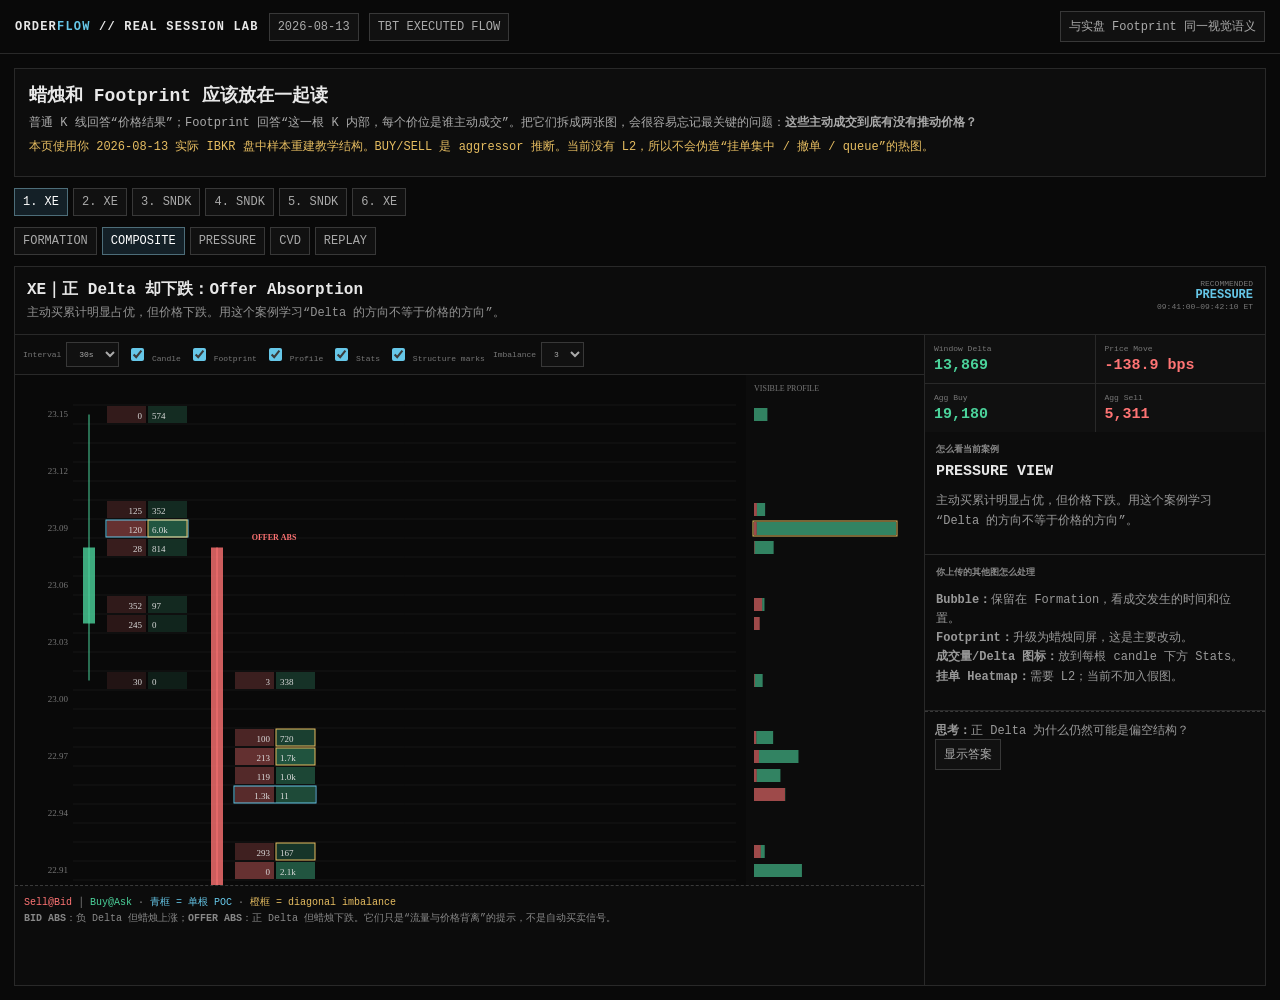
<file: teaching/orderflow_multiview_tutorial.html>
<!doctype html><html lang="zh-Hant"><head><meta charset="utf-8"><meta name="viewport" content="width=device-width,initial-scale=1"><title>OrderFlow // Real Session Composite Teaching</title><style>:root{--bg:#090909;--p:#0f0f0f;--line:#292929;--text:#e8e8e8;--muted:#858585;--buy:#4bd39b;--sell:#ff7474;--amber:#e6bd61;--cyan:#66c7e8}*{box-sizing:border-box}body{margin:0;background:var(--bg);color:var(--text);font:12px ui-monospace,SFMono-Regular,Menlo,Consolas,monospace}header{position:sticky;top:0;z-index:10;height:54px;display:flex;align-items:center;gap:10px;padding:0 15px;background:#0a0a0af4;border-bottom:1px solid var(--line)}.brand{font-weight:900;letter-spacing:.1em}.brand b{color:var(--cyan)}.pill,.btn,select{border:1px solid #383838;background:#111;color:#aaa;padding:6px 8px;font:inherit}.btn{cursor:pointer}.btn.on{color:#fff;background:#142027;border-color:#4d6d79}.grow{flex:1}main{max-width:1500px;margin:auto;padding:14px}.intro{border:1px solid var(--line);background:#0d0d0d;padding:14px}.intro h1{font-size:18px;margin:0 0 7px}.intro p{color:#aaa;line-height:1.6;margin:5px 0}.warn{color:var(--amber)!important}.controls{display:flex;flex-wrap:wrap;gap:5px;margin:11px 0}.work{border:1px solid var(--line);background:#0c0c0c}.head{display:flex;gap:12px;align-items:flex-start;padding:12px;border-bottom:1px solid var(--line)}.head h2{margin:0;font-size:16px}.head p{margin:4px 0 0;color:#929292;line-height:1.5}.rec{margin-left:auto;text-align:right}.rec span{display:block;color:#777;font-size:8px}.rec b{color:var(--cyan)}.grid{display:grid;grid-template-columns:minmax(700px,1fr) 340px;min-height:650px}.main{border-right:1px solid var(--line);min-width:0}.side{min-width:0}.view{display:none;height:100%}.view.on{display:block}.chart{height:510px;position:relative;overflow:auto}.chart canvas{display:block;background:#090909}.label{position:absolute;top:8px;left:8px;z-index:2;border:1px solid var(--line);background:#090909e8;padding:5px 7px;color:#999;font-size:9px}.note{padding:11px;border-top:1px solid var(--line);color:#999;line-height:1.6}.note b{color:#ddd}.metrics{display:grid;grid-template-columns:1fr 1fr;gap:1px;background:var(--line)}.metric{background:#101010;padding:9px}.metric span{display:block;color:#777;font-size:8px}.metric b{display:block;font-size:15px;margin-top:4px}.up{color:var(--buy)!important}.dn{color:var(--sell)!important}.amber{color:var(--amber)!important}.cyan{color:var(--cyan)!important}.card{padding:11px;border-bottom:1px solid var(--line)}.card h3{font-size:9px;color:#888;margin:0 0 7px}.card p{color:#999;line-height:1.6}.state{font-size:15px;font-weight:900}.fpctl{display:flex;gap:8px;align-items:center;padding:7px 8px;border-bottom:1px solid var(--line);overflow:auto;white-space:nowrap}.fpctl label{font-size:8px;color:#777}.fpctl input{accent-color:var(--cyan)}.pressure{padding:18px}.prow{display:grid;grid-template-columns:130px 1fr 78px;gap:9px;align-items:center;margin:18px 0}.prow span{color:#888}.bar{height:17px;background:#1b1b1b}.bar i{display:block;height:100%}.buybar{background:var(--buy)}.sellbar{background:var(--sell)}.replay{padding:10px}.replay input{width:100%;accent-color:var(--cyan)}.tape{max-height:390px;overflow:auto;margin-top:8px}.tick{display:grid;grid-template-columns:75px 75px 1fr;gap:6px;padding:6px;border-bottom:1px solid #1b1b1b}.legend{padding:9px;border-top:1px dashed #3a3a3a;color:#888;line-height:1.6;font-size:10px}.quiz{padding:10px;border-top:1px dashed #3a3a3a;color:#999}.ans{display:none;margin-top:7px;line-height:1.6}.ans.on{display:block}@media(max-width:1050px){.grid{grid-template-columns:1fr}.main{border-right:0;border-bottom:1px solid var(--line)}}</style></head><body><header><div class="brand">ORDER<b>FLOW</b> // REAL SESSION LAB</div><div class="pill">2026-08-13</div><div class="pill">TBT EXECUTED FLOW</div><div class="grow"></div><div class="pill">与实盘 Footprint 同一视觉语义</div></header><main><section class="intro"><h1>蜡烛和 Footprint 应该放在一起读</h1><p>普通 K 线回答“价格结果”；Footprint 回答“这一根 K 内部，每个价位是谁主动成交”。把它们拆成两张图，会很容易忘记最关键的问题：<b>这些主动成交到底有没有推动价格？</b></p><p class="warn">本页使用你 2026-08-13 实际 IBKR 盘中样本重建教学结构。BUY/SELL 是 aggressor 推断。当前没有 L2，所以不会伪造“挂单集中 / 撤单 / queue”的热图。</p></section><div id="scenes" class="controls"></div><div id="views" class="controls"></div><section class="work"><div class="head"><div><h2 id="title"></h2><p id="lesson"></p></div><div class="rec"><span>RECOMMENDED</span><b id="rec"></b><span id="window"></span></div></div><div class="grid"><div class="main"><div id="formation" class="view"><div class="chart"><canvas id="formCanvas"></canvas><div class="label">FORMATION · bubble = bar dominant executed flow</div></div><div class="note"><b>Bubble 为什么还保留：</b>它擅长说明“什么时候发生了大成交”和顺序；不负责替代 Footprint。</div></div><div id="composite" class="view on"><div class="fpctl"><label>Interval <select id="interval"><option value="1">30s</option><option value="2">1m</option></select></label><label><input id="showC" type="checkbox" checked> Candle</label><label><input id="showF" type="checkbox" checked> Footprint</label><label><input id="showP" type="checkbox" checked> Profile</label><label><input id="showS" type="checkbox" checked> Stats</label><label><input id="showM" type="checkbox" checked> Structure marks</label><label>Imbalance <select id="imb"><option>2</option><option selected>3</option><option>4</option></select></label></div><div class="chart"><canvas id="fpCanvas"></canvas></div><div class="legend"><span class="dn">Sell@Bid</span> │ <span class="up">Buy@Ask</span> · <span class="cyan">青框 = 单根 POC</span> · <span class="amber">橙框 = diagonal imbalance</span><br><b>BID ABS</b>：负 Delta 但蜡烛上涨；<b>OFFER ABS</b>：正 Delta 但蜡烛下跌。它们只是“流量与价格背离”的提示，不是自动买卖信号。</div></div><div id="pressure" class="view"><div id="pressureBody" class="pressure"></div><div class="note"><b>Pressure：</b>当你问“这里有没有承接 / 卖压”时，比 Bubble 更直接。比较主动成交压力和实际价格响应。</div></div><div id="cvd" class="view"><div class="chart"><canvas id="cvdCanvas"></canvas><div class="label">PRICE vs CUMULATIVE DELTA</div></div><div class="note"><b>CVD：</b>用来确认或发现背离。正 CVD 不等于上涨，负 CVD 不等于下跌。</div></div><div id="replay" class="view"><div class="replay"><input id="slider" type="range" min="0" value="0"><div id="tape" class="tape"></div></div><div class="note"><b>Replay：</b>用于 Sweep、吸收后反转、假突破，因为静态 Footprint 会丢掉先后顺序。</div></div></div><aside class="side"><div class="metrics"><div class="metric"><span>Window Delta</span><b id="delta"></b></div><div class="metric"><span>Price Move</span><b id="move"></b></div><div class="metric"><span>Agg Buy</span><b id="buy" class="up"></b></div><div class="metric"><span>Agg Sell</span><b id="sell" class="dn"></b></div></div><div class="card"><h3>怎么看当前案例</h3><div id="state" class="state"></div><p id="why"></p></div><div class="card"><h3>你上传的其他图怎么处理</h3><p><b>Bubble：</b>保留在 Formation，看成交发生的时间和位置。<br><b>Footprint：</b>升级为蜡烛同屏，这是主要改动。<br><b>成交量/Delta 图标：</b>放到每根 candle 下方 Stats。<br><b>挂单 Heatmap：</b>需要 L2；当前不加入假图。</p></div><div class="quiz"><b>思考：</b><span id="question"></span><br><button id="answerBtn" class="btn">显示答案</button><div id="answer" class="ans"></div></div></aside></div></section></main><script>
const DATA=[
{id:'xe_abs',sym:'XE',title:'XE｜正 Delta 却下跌：Offer Absorption',start:'09:41:00',end:'09:42:10',rec:'PRESSURE',lesson:'主动买累计明显占优，但价格下跌。用这个案例学习“Delta 的方向不等于价格的方向”。',buy:19180,sell:5311,delta:13869,move:-138.9,bucket:.01,bars:[{t:'09:41:00',o:23.04,h:23.15,l:23.01,c:23.08,d:7049,minD:-8,maxD:7196,vol:10644,cumD:7049,poc:23.09,levels:[[23.15,0,574],[23.10,125,352],[23.09,120,5966],[23.08,28,814],[23.05,352,97],[23.04,245,0],[23.01,30,0]]},{t:'09:41:30',o:23.08,h:23.08,l:22.66,c:22.66,d:4761,minD:-26,maxD:5397,vol:13428,cumD:11810,poc:22.95,levels:[[23.01,3,338],[22.98,100,720],[22.97,213,1693],[22.96,119,1013],[22.95,1328,11],[22.92,293,167],[22.91,0,2054],[22.86,427,140],[22.66,600,0]]},{t:'09:42:00',o:22.73,h:22.75,l:22.66,c:22.72,d:2059,minD:1,maxD:2508,vol:3167,cumD:13869,poc:22.73,levels:[[22.75,0,1],[22.73,0,2612],[22.72,282,0],[22.70,100,0],[22.66,170,0]]}]},
{id:'xe_down',sym:'XE',title:'XE｜卖压有效：真跌破',start:'10:07:30',end:'10:08:00',rec:'COMPOSITE',lesson:'Sell@Bid 很大，而且价格真的向下推进；这是“压力有效”，不是承接。',buy:6294,sell:40619,delta:-34325,move:-102.5,bucket:.01,bars:[{t:'10:07:30',o:22.43,h:22.48,l:22.20,c:22.20,d:-34325,minD:-34325,maxD:123,vol:46913,cumD:-34325,poc:22.20,levels:[[22.40,1616,200],[22.39,1341,189],[22.35,2276,1143],[22.30,0,1372],[22.26,0,1332],[22.24,2167,155],[22.23,3100,21],[22.22,941,0],[22.21,1843,0],[22.20,26008,0]]}]},
{id:'sndk_up',sym:'SNDK',title:'SNDK｜真突破：价格与主动买同步',start:'11:15:10',end:'11:16:30',rec:'COMPOSITE',lesson:'价格与正 Delta/CVD 同向。Composite Footprint 用来确认哪些价位出现连续买方不平衡。',buy:214408,sell:139029,delta:75379,move:180.3,bucket:1,bars:[{t:'11:15:00',o:1488.44,h:1498.88,l:1480.98,c:1498.06,d:13757,minD:-6911,maxD:13929,vol:69603,cumD:13757,poc:1497,levels:[[1499,0,1272],[1498,409,5559],[1497,3361,4873],[1496,1575,2780],[1495,875,5416],[1494,598,6366],[1492,1838,3202],[1490,7542,106],[1489,2759,3160],[1488,3135,3492]]},{t:'11:15:30',o:1497.55,h:1499.24,l:1470.73,c:1499.04,d:6739,minD:-10355,maxD:6753,vol:92223,cumD:20496,poc:1496,levels:[[1499,11,5284],[1498,7240,11787],[1497,9840,10799],[1496,9757,13725],[1495,9722,6281],[1494,4650,1334],[1493,775,0],[1490,254,0],[1489,160,0]]},{t:'11:16:00',o:1499.04,h:1516,l:1489.4,c:1515.28,d:54883,minD:-5298,maxD:54883,vol:195188,cumD:75379,poc:1500,levels:[[1514,1,8920],[1511,526,7577],[1510,3662,665],[1507,1695,4912],[1506,11621,10511],[1504,1814,7242],[1502,878,4755],[1501,7503,11398],[1500,15386,42023],[1499,7858,9571],[1498,7269,2172]]}]},
{id:'sndk_sweep',sym:'SNDK',title:'SNDK｜卖盘高潮后收回：Sweep / Reclaim',start:'09:55:10',end:'09:56:50',rec:'REPLAY',lesson:'总 Delta 仍偏负，但价格最后收回。重点是“先卖盘高潮、再失去下行效率、再收回”的顺序。',buy:49060,sell:61003,delta:-11943,move:38.3,bucket:.5,bars:[{t:'09:55:00',o:1394.47,h:1398.35,l:1388,c:1388.24,d:-17677,minD:-18615,maxD:40,vol:31117,cumD:-17677,poc:1390,levels:[[1395.5,1990,412],[1394.5,1387,26],[1394,429,924],[1393,1214,80],[1392,998,99],[1391,599,1053],[1390.5,1803,231],[1390,7174,693],[1389.5,1685,104],[1389,3270,1013],[1388,989,0]]},{t:'09:55:30',o:1388.03,h:1398.01,l:1388,c:1392.05,d:917,minD:-1641,maxD:3624,vol:28010,cumD:-16760,poc:1389,levels:[[1393.5,0,465],[1393,342,900],[1392,674,1146],[1391,1960,586],[1390.5,1890,1937],[1390,869,3047],[1389.5,848,1002],[1389,1672,3300],[1388.5,2638,481],[1388,1691,0]]},{t:'09:56:00',o:1391.48,h:1397.02,l:1390.18,c:1393.62,d:7146,minD:-1322,maxD:7179,vol:28175,cumD:-9614,poc:1393,levels:[[1394.5,0,3630],[1394,574,2627],[1393.5,831,3426],[1393,1777,5464],[1392.5,1508,618],[1392,2713,973],[1391.5,834,388],[1391,1287,70],[1390.5,326,0],[1390,225,0]]},{t:'09:56:30',o:1393.71,h:1402,l:1392.2,c:1399.81,d:-2329,minD:-4591,maxD:3621,vol:24537,cumD:-11943,poc:1400,levels:[[1401.5,27,1341],[1401,617,449],[1400,6457,260],[1399,894,0],[1398,0,1202],[1397,31,1342],[1396,585,1271],[1395.5,1243,652],[1395,991,1514],[1394,1035,687]]}]},
{id:'sndk_trap',sym:'SNDK',title:'SNDK｜高位正 Delta 但价格回落：Buyer Trap',start:'11:29:10',end:'11:30:20',rec:'CVD',lesson:'主动买累计占优，但价格从高位回落。看到大绿单也要问：它有没有真正推动价格？',buy:159949,sell:103416,delta:56533,move:-79,bucket:1,bars:[{t:'11:29:00',o:1575.25,h:1580,l:1559.09,c:1579.2,d:10447,minD:10,maxD:16565,vol:74032,cumD:10447,poc:1579,levels:[[1580,216,7608],[1579,4100,9369],[1578,9695,2593],[1577,6622,4403],[1576,1858,4589],[1575,1192,5757],[1573,3040,1356],[1572,1209,4733],[1571,2489,457],[1570,1095,0]]},{t:'11:29:30',o:1579.69,h:1581.11,l:1546.95,c:1579.19,d:16929,minD:-900,maxD:19969,vol:92784,cumD:27376,poc:1580,levels:[[1581,0,4312],[1580,8871,24517],[1579,14001,12521],[1578,4931,11293],[1577,8835,1949],[1576,887,0],[1575,40,0],[1557,16,0],[1547,1,0]]},{t:'11:30:00',o:1578.9,h:1579.43,l:1549.77,c:1562.81,d:29157,minD:-262,maxD:34283,vol:97778,cumD:56533,poc:1576,levels:[[1578,0,4469],[1577,0,6265],[1576,7070,7981],[1575,2933,1559],[1570,0,4142],[1568,0,3872],[1567,1739,3109],[1566,5557,6167],[1565,3254,3448],[1563,4572,6438],[1562,2647,3302],[1561,5033,0]]}]},
{id:'xe_turn',sym:'XE',title:'XE｜承接后买方接管：状态转换',start:'09:32:05',end:'09:33:05',rec:'REPLAY',lesson:'承接只表示卖方推不动。随后买方接管并让价格上移，才构成完整过程。',buy:50054,sell:24945,delta:25109,move:264.4,bucket:.05,bars:[{t:'09:32:00',o:22.69,h:22.98,l:22.2,c:22.44,d:18517,minD:-3332,maxD:18804,vol:31423,cumD:18517,poc:22.5,levels:[[23,0,139],[22.6,0,2203],[22.5,0,11141],[22.45,159,9799],[22.4,603,1014],[22.35,884,212],[22.3,1083,0],[22.25,1651,0],[22.2,1873,0]]},{t:'09:32:30',o:22.59,h:22.96,l:22.42,c:22.91,d:8817,minD:-416,maxD:8817,vol:17639,cumD:27334,poc:22.6,levels:[[22.95,0,37],[22.9,31,963],[22.85,109,1306],[22.8,351,3627],[22.7,15,2732],[22.65,443,362],[22.6,1114,1839],[22.55,653,15],[22.45,293,1212],[22.4,310,0]]},{t:'09:33:00',o:22.91,h:23.34,l:22.91,c:23.29,d:-2225,minD:-14034,maxD:276,vol:27891,cumD:25109,poc:23,levels:[[23.35,0,300],[23.3,67,405],[23.25,239,0],[23.15,110,1511],[23.1,0,9876],[23.05,955,300],[23,13408,221],[22.95,0,60],[22.9,9,4]]}]}
];
let si=0,view='composite',OPT={c:true,f:true,p:true,s:true,m:true,imb:3,factor:1};const $=id=>document.getElementById(id),fmt=n=>Math.round(+n).toLocaleString(),QA={xe_abs:['正 Delta 为什么仍然可能是偏空结构？','因为主动买没有换来上涨，价格反而下跌。订单流要看“压力→价格响应”，不能只看 Delta 正负。'],xe_down:['这里和“承接”最大的区别是什么？','卖盘不仅多，而且真的推动价格继续下行，所以压力有效。'],sndk_up:['真突破为什么适合看蜡烛 + Footprint？','因为同一根里能同时确认价格推进、买方不平衡、POC 和 Delta，而不是把价格和订单流拆开。'],sndk_sweep:['为什么 Sweep 最适合 Replay？','静态 Footprint 只保留汇总；Replay 才能看到先卖盘高潮、再失去下行效率、最后收回。'],sndk_trap:['看到大绿 Bubble 为什么不能直接追？','大绿 Bubble 只表示主动买很多。如果价格仍走低，说明这些买盘没有取得价格控制。'],xe_turn:['承接之后还要等什么？','等买方真正接管，并让价格出现上涨进展；承接只说明卖方推不动。']};
function cur(){return DATA[si]}function buttons(){$('scenes').innerHTML=DATA.map((s,i)=>`<button class="btn ${i===si?'on':''}" data-i="${i}">${i+1}. ${s.sym}</button>`).join('');document.querySelectorAll('#scenes .btn').forEach(b=>b.onclick=()=>{si=+b.dataset.i;view='composite';render()});let vs=['formation','composite','pressure','cvd','replay'];$('views').innerHTML=vs.map(v=>`<button class="btn ${v===view?'on':''}" data-v="${v}">${v.toUpperCase()}</button>`).join('');document.querySelectorAll('#views .btn').forEach(b=>b.onclick=()=>{view=b.dataset.v;renderView()})}function setup(c,w,h){let d=devicePixelRatio||1;c.width=w*d;c.height=h*d;c.style.width=w+'px';c.style.height=h+'px';let g=c.getContext('2d');g.setTransform(d,0,0,d,0,0);return g}function sc(vals,a,b,p=.08){let lo=Math.min(...vals),hi=Math.max(...vals),d=(hi-lo)||1;return v=>b-(v-(lo-d*p))/(d*(1+2*p))*(b-a)}function merged(){let s=cur(),bars=s.bars;if(OPT.factor===1)return bars;let out=[];for(let i=0;i<bars.length;i+=OPT.factor){let gg=bars.slice(i,i+OPT.factor),lev=new Map(),cum=gg.at(-1).cumD;for(let b of gg)for(let q of b.levels){let k=q[0].toFixed(4),z=lev.get(k)||[q[0],0,0];z[1]+=q[1];z[2]+=q[2];lev.set(k,z)}let ls=[...lev.values()],poc=[...ls].sort((a,b)=>(b[1]+b[2])-(a[1]+a[2]))[0]?.[0];out.push({t:gg[0].t,o:gg[0].o,h:Math.max(...gg.map(x=>x.h)),l:Math.min(...gg.map(x=>x.l)),c:gg.at(-1).c,d:gg.reduce((a,x)=>a+x.d,0),minD:Math.min(...gg.map(x=>x.minD)),maxD:Math.max(...gg.map(x=>x.maxD)),vol:gg.reduce((a,x)=>a+x.vol,0),cumD:cum,poc,levels:ls})}return out}function formation(){let s=cur(),a=merged(),c=$('formCanvas'),host=c.parentElement,w=Math.max(host.clientWidth,850),h=480,g=setup(c,w,h),x=i=>50+i*(w-100)/Math.max(1,a.length-1),y=sc(a.flatMap(z=>[z.h,z.l]),30,h-35);g.strokeStyle='#ddd';g.lineWidth=2;g.beginPath();a.forEach((z,i)=>i?g.lineTo(x(i),y(z.c)):g.moveTo(x(i),y(z.c)));g.stroke();let mx=Math.max(1,...a.map(z=>Math.abs(z.d)));a.forEach((z,i)=>{let r=4+Math.sqrt(Math.abs(z.d)/mx)*20,col=z.d>0?'75,211,155':'255,116,116';g.beginPath();g.arc(x(i),y(z.c),r,0,Math.PI*2);g.fillStyle=`rgba(${col},.3)`;g.fill();g.strokeStyle=`rgba(${col},.9)`;g.stroke();g.fillStyle='#777';g.font='9px ui-monospace';g.textAlign='center';g.fillText(z.t,x(i),h-10)})}function composite(){let s=cur(),bars=merged(),step=s.bucket,c=$('fpCanvas'),host=c.parentElement,bw=128,left=58,top=30,rowH=19,pw=180,lo=Math.min(...bars.map(b=>b.l)),hi=Math.max(...bars.map(b=>b.h)),levels=Math.max(1,Math.round((hi-lo)/step)+1),w=Math.max(host.clientWidth,left+bars.length*bw+pw+30),h=Math.max(480,top+levels*rowH+92+20),g=setup(c,w,h),Y=p=>top+(hi-Math.round(p/step)*step)/step*rowH+rowH/2;for(let i=0;i<=levels;i++){let yy=top+i*rowH;g.strokeStyle='#171717';g.beginPath();g.moveTo(left,yy);g.lineTo(w-pw-8,yy);g.stroke();if(i%Math.max(1,Math.ceil(levels/22))===0&&i<levels){g.fillStyle='#777';g.font='9px ui-monospace';g.textAlign='right';g.fillText((hi-i*step).toFixed(step<.1?2:1),left-5,yy+12)}}let prof=new Map();for(let bi=0;bi<bars.length;bi++){let b=bars[bi],x0=left+bi*bw+6,cx=x0+10,sl=x0+28,cw=39,br=sl+cw+2,vals=b.levels.map(q=>({p:q[0],s:q[1],b:q[2],v:q[1]+q[2]})),maxV=Math.max(1,...vals.map(v=>v.v)),map=new Map(vals.map(v=>[(Math.round(v.p/step)*step).toFixed(4),v]));vals.forEach(l=>{let k=l.p.toFixed(4),p=prof.get(k)||{p:l.p,b:0,s:0,v:0};p.b+=l.b;p.s+=l.s;p.v+=l.v;prof.set(k,p)});if(OPT.c){g.strokeStyle=b.c>=b.o?'#4bd39b':'#ff7474';g.beginPath();g.moveTo(cx,Y(b.h));g.lineTo(cx,Y(b.l));g.stroke();g.fillStyle=b.c>=b.o?'#4bd39b':'#ff7474';g.globalAlpha=.8;g.fillRect(cx-6,Math.min(Y(b.o),Y(b.c)),12,Math.max(2,Math.abs(Y(b.c)-Y(b.o))));g.globalAlpha=1}if(OPT.f)for(let l of vals){let yy=Y(l.p)-rowH/2+1,a=.08+.3*Math.sqrt(l.v/maxV),txt=n=>n>=1000?(n/1000).toFixed(1)+'k':Math.round(n);g.fillStyle=`rgba(255,116,116,${a})`;g.fillRect(sl,yy,cw,rowH-2);g.fillStyle=`rgba(75,211,155,${a})`;g.fillRect(br,yy,cw,rowH-2);g.fillStyle='#ddd';g.font='9px ui-monospace';g.textAlign='right';g.fillText(txt(l.s),sl+cw-4,yy+13);g.textAlign='left';g.fillText(txt(l.b),br+4,yy+13);if(Math.abs(l.p-b.poc)<step*.3){g.strokeStyle='#66c7e8';g.strokeRect(sl-1,yy,cw*2+4,rowH-2)}let below=map.get((Math.round((l.p-step)/step)*step).toFixed(4)),above=map.get((Math.round((l.p+step)/step)*step).toFixed(4));g.strokeStyle='#e6bd61';if(l.b>0&&below&&l.b>=OPT.imb*Math.max(1,below.s))g.strokeRect(br,yy,cw,rowH-2);if(l.s>0&&above&&l.s>=OPT.imb*Math.max(1,above.b))g.strokeRect(sl,yy,cw,rowH-2)}if(OPT.m&&Math.abs(b.d)>=b.vol*.15){g.font='bold 8px ui-monospace';g.textAlign='center';if(b.d<0&&b.c>b.o){g.fillStyle='#4bd39b';g.fillText('BID ABS',sl+cw,Y(b.l)+15)}if(b.d>0&&b.c<b.o){g.fillStyle='#ff7474';g.fillText('OFFER ABS',sl+cw,Y(b.h)-8)}}if(OPT.s){let sy=top+levels*rowH+12,arr=[['Δ',b.d],['minΔ',b.minD],['maxΔ',b.maxD],['Vol',b.vol],['cumΔ',b.cumD]];g.font='8px ui-monospace';g.textAlign='center';arr.forEach((q,j)=>{g.fillStyle=q[0]==='Δ'?(q[1]>=0?'#4bd39b':'#ff7474'):'#777';g.fillText(q[0]+' '+Math.round(q[1]),sl+cw,sy+j*14)});g.fillStyle='#777';g.fillText(b.t,sl+cw,sy+76)}}if(OPT.p){let px=w-pw+10,rows=[...prof.values()],mx=Math.max(1,...rows.map(r=>r.v)),poc=[...rows].sort((a,b)=>b.v-a.v)[0]?.p;g.fillStyle='#0c0c0c';g.fillRect(px-8,0,pw,h);g.fillStyle='#777';g.font='8px ui-monospace';g.textAlign='left';g.fillText('VISIBLE PROFILE',px,16);for(let r of rows){let yy=Y(r.p)-rowH/2+3,ww=(pw-38)*r.v/mx,sw=ww*r.s/Math.max(1,r.b+r.s);g.fillStyle='rgba(255,116,116,.6)';g.fillRect(px,yy,sw,rowH-6);g.fillStyle='rgba(75,211,155,.6)';g.fillRect(px+sw,yy,ww-sw,rowH-6);if(Math.abs(r.p-poc)<step*.3){g.strokeStyle='#e6bd61';g.strokeRect(px-1,yy-1,ww+2,rowH-4)}}}}function pressure(){let s=cur(),mx=Math.max(s.buy,s.sell,1);$('pressureBody').innerHTML=`<div class="prow"><span>AGGRESSIVE BUY</span><div class="bar"><i class="buybar" style="width:${s.buy/mx*100}%"></i></div><b>${fmt(s.buy)}</b></div><div class="prow"><span>AGGRESSIVE SELL</span><div class="bar"><i class="sellbar" style="width:${s.sell/mx*100}%"></i></div><b>${fmt(s.sell)}</b></div><div class="prow"><span>WINDOW DELTA</span><div class="bar"><i class="${s.delta>=0?'buybar':'sellbar'}" style="width:${Math.min(100,Math.abs(s.delta)/mx*100)}%"></i></div><b class="${s.delta>=0?'up':'dn'}">${fmt(s.delta)}</b></div><div class="prow"><span>PRICE RESPONSE</span><div class="bar"><i class="${s.move>=0?'buybar':'sellbar'}" style="width:${Math.min(100,Math.abs(s.move)/200*100)}%"></i></div><b class="${s.move>=0?'up':'dn'}">${s.move>0?'+':''}${s.move} bps</b></div>`}function cvd(){let s=cur(),a=merged(),c=$('cvdCanvas'),host=c.parentElement,w=Math.max(host.clientWidth,850),h=480,g=setup(c,w,h),x=i=>50+i*(w-100)/Math.max(1,a.length-1),yp=sc(a.map(z=>z.c),30,h*.45),yc=sc(a.map(z=>z.cumD),h*.58,h-35,.12);g.strokeStyle='#ddd';g.lineWidth=2;g.beginPath();a.forEach((z,i)=>i?g.lineTo(x(i),yp(z.c)):g.moveTo(x(i),yp(z.c)));g.stroke();g.strokeStyle='#66c7e8';g.beginPath();a.forEach((z,i)=>i?g.lineTo(x(i),yc(z.cumD)):g.moveTo(x(i),yc(z.cumD)));g.stroke();g.fillStyle='#aaa';g.fillText('PRICE',8,18);g.fillStyle='#66c7e8';g.fillText('CVD',8,h*.56)}function replay(){let a=merged(),sl=$('slider');sl.max=Math.max(0,a.length-1);let k=Math.min(+sl.value,+sl.max),rows=a.slice(0,k+1).reverse();$('tape').innerHTML=rows.map(z=>`<div class="tick ${z.d>0?'up':z.d<0?'dn':''}"><span>${z.t}</span><span>${z.c}</span><span>Δ ${fmt(z.d)} · Vol ${fmt(z.vol)}</span></div>`).join('')}function renderView(){document.querySelectorAll('.view').forEach(e=>e.classList.toggle('on',e.id===view));document.querySelectorAll('#views .btn').forEach(b=>b.classList.toggle('on',b.dataset.v===view));if(view==='formation')formation();if(view==='composite')composite();if(view==='pressure')pressure();if(view==='cvd')cvd();if(view==='replay')replay()}function render(){buttons();let s=cur(),qa=QA[s.id];$('title').textContent=s.title;$('lesson').textContent=s.lesson;$('rec').textContent=s.rec;$('window').textContent=s.start+'–'+s.end+' ET';$('delta').textContent=fmt(s.delta);$('delta').className=s.delta>=0?'up':'dn';$('move').textContent=(s.move>0?'+':'')+s.move+' bps';$('move').className=s.move>=0?'up':'dn';$('buy').textContent=fmt(s.buy);$('sell').textContent=fmt(s.sell);$('state').textContent=s.rec+' VIEW';$('why').textContent=s.lesson;$('question').textContent=qa[0];$('answer').textContent=qa[1];$('answer').classList.remove('on');$('slider').value=0;renderView()}$('answerBtn').onclick=()=>$('answer').classList.toggle('on');$('interval').onchange=e=>{OPT.factor=+e.target.value;renderView()};['showC','showF','showP','showS','showM'].forEach((id,i)=>$(id).onchange=e=>{OPT[['c','f','p','s','m'][i]]=e.target.checked;renderView()});$('imb').onchange=e=>{OPT.imb=+e.target.value;renderView()};$('slider').oninput=replay;window.addEventListener('resize',renderView);render();</script></body></html>
</file>
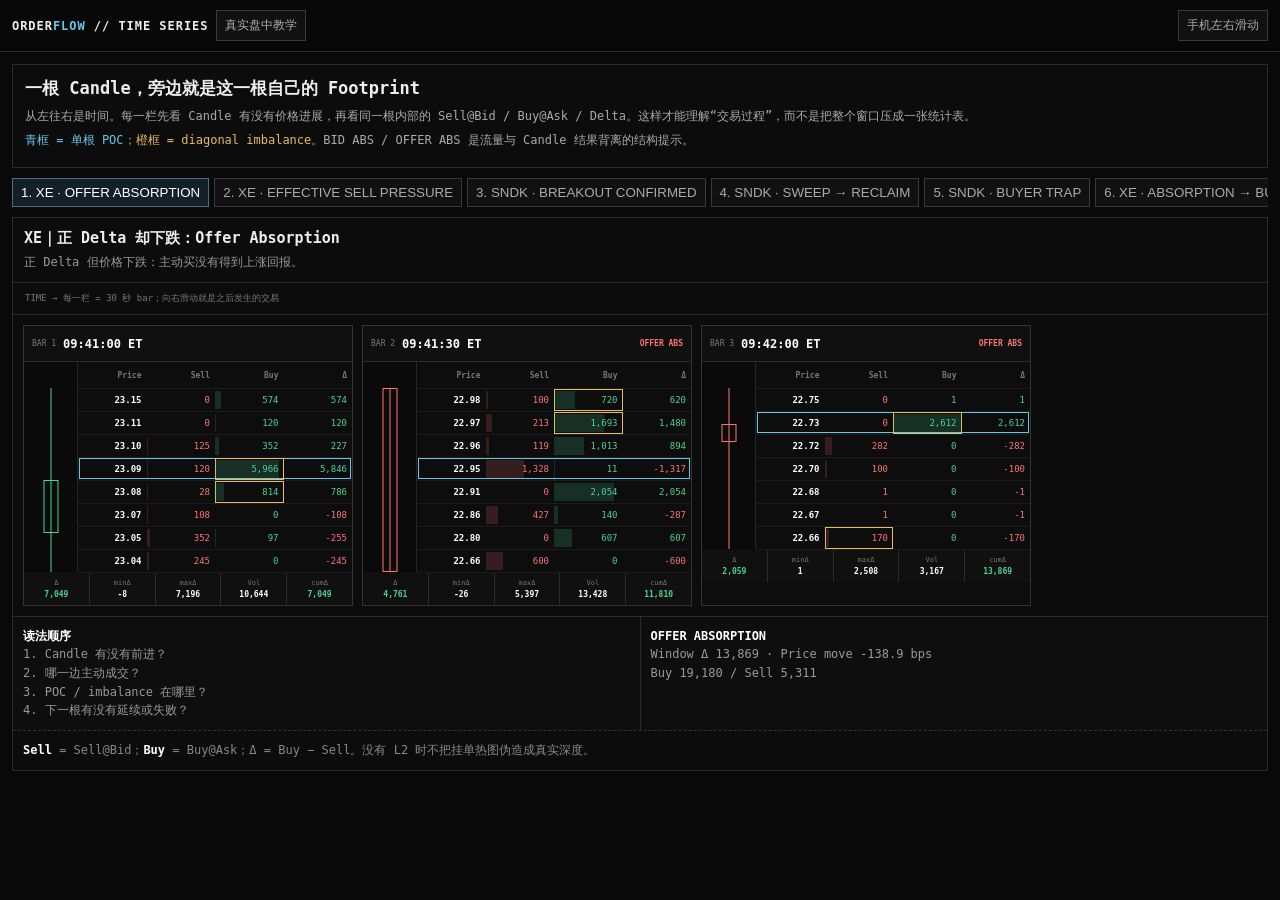
<file: teaching/orderflow_timeseries_tutorial.html>
<!doctype html><html lang="zh-Hant"><head><meta charset="utf-8"><meta name="viewport" content="width=device-width,initial-scale=1"><title>OrderFlow Time-Series 教学</title><style>:root{--bg:#090909;--l:#2b2b2b;--t:#eee;--g:#4bd39b;--r:#ff7474;--c:#66c7e8;--a:#e6bd61}*{box-sizing:border-box}body{margin:0;background:var(--bg);color:var(--t);font:12px ui-monospace,SFMono-Regular,Menlo,Consolas,monospace}header{position:sticky;top:0;z-index:9;display:flex;align-items:center;gap:8px;min-height:52px;padding:8px 12px;background:#090909f5;border-bottom:1px solid var(--l)}b{color:#fff}.brand{font-weight:900;letter-spacing:.08em}.brand i{font-style:normal;color:var(--c)}.pill,.btn{border:1px solid #393939;background:#111;color:#aaa;padding:6px 8px}.btn{cursor:pointer}.btn.on{color:#fff;background:#142027;border-color:#4e6e7b}.grow{flex:1}main{padding:12px;max-width:1500px;margin:auto}.intro,.work{border:1px solid var(--l);background:#0c0c0c}.intro{padding:12px}.intro h1{font-size:17px;margin:0 0 7px}.intro p{color:#aaa;line-height:1.6;margin:5px 0}.nav{display:flex;gap:5px;overflow:auto;padding:10px 0}.nav .btn{white-space:nowrap}.head{padding:11px;border-bottom:1px solid var(--l)}.head h2{font-size:15px;margin:0}.head p{color:#999;margin:5px 0 0;line-height:1.5}.timeNote{padding:9px 12px;color:#777;font-size:9px;border-bottom:1px solid var(--l)}.timeline{display:flex;gap:9px;overflow:auto;padding:10px;scroll-snap-type:x proximity}.bar{flex:0 0 330px;scroll-snap-align:start;border:1px solid #333;background:#0d0d0d}.bh{height:36px;display:flex;align-items:center;gap:7px;padding:0 8px;border-bottom:1px solid var(--l);background:#101010}.bh span{font-size:8px;color:#777}.bh em{margin-left:auto;font-style:normal;font-size:8px;font-weight:800}.bb{display:grid;grid-template-columns:54px 1fr}.candle{position:relative;border-right:1px solid #252525;background:#0a0a0a}.wick,.body{position:absolute;left:50%;transform:translateX(-50%)}.wick{width:1px}.body{width:15px;border:1px solid currentColor}.fp{width:100%;border-collapse:collapse;table-layout:fixed}.fp th,.fp td{height:23px;padding:0 5px;text-align:right;border-bottom:1px solid #1b1b1b;font-size:9px}.fp th{height:26px;color:#777;font-size:8px}.px{color:#fff;font-weight:800}.buy{color:var(--g)}.sell{color:var(--r)}tr.poc{outline:1px solid var(--c);outline-offset:-2px}.bi .bc,.si .sc{box-shadow:inset 0 0 0 1px var(--a)}.bc,.sc{position:relative;isolation:isolate}.heat{position:absolute;z-index:-1;left:0;top:2px;bottom:2px;opacity:.17}.bc .heat{background:var(--g)}.sc .heat{background:var(--r)}.stats{display:grid;grid-template-columns:repeat(5,1fr);gap:1px;background:var(--l)}.stats div{background:#101010;padding:6px 2px;text-align:center}.stats span{display:block;color:#747474;font-size:7px}.stats b{display:block;font-size:8px;margin-top:3px}.explain{display:grid;grid-template-columns:1fr 1fr;gap:1px;background:var(--l);border-top:1px solid var(--l)}.explain>div{background:#0e0e0e;padding:10px;color:#999;line-height:1.55}.legend{padding:10px;color:#888;line-height:1.6;border-top:1px dashed #333}.cyan{color:var(--c)}.amber{color:var(--a)}@media(max-width:700px){header{flex-wrap:wrap}.bar{flex-basis:310px}.timeline{padding:6px}.explain{grid-template-columns:1fr}}</style></head><body><header><div class="brand">ORDER<i>FLOW</i> // TIME SERIES</div><div class="pill">真实盘中教学</div><div class="grow"></div><div class="pill">手机左右滑动</div></header><main><section class="intro"><h1>一根 Candle，旁边就是这一根自己的 Footprint</h1><p>从左往右是时间。每一栏先看 Candle 有没有价格进展，再看同一根内部的 Sell@Bid / Buy@Ask / Delta。这样才能理解“交易过程”，而不是把整个窗口压成一张统计表。</p><p><span class="cyan">青框 = 单根 POC</span>；<span class="amber">橙框 = diagonal imbalance</span>。BID ABS / OFFER ABS 是流量与 Candle 结果背离的结构提示。</p></section><div class="nav" id="nav"></div><section class="work"><div class="head"><h2 id="title"></h2><p id="tip"></p></div><div class="timeNote">TIME → 每一栏 = 30 秒 bar；向右滑动就是之后发生的交易</div><div class="timeline" id="timeline"></div><div class="explain"><div><b>读法顺序</b><br>1. Candle 有没有前进？<br>2. 哪一边主动成交？<br>3. POC / imbalance 在哪里？<br>4. 下一根有没有延续或失败？</div><div id="summary"></div></div><div class="legend"><b>Sell</b> = Sell@Bid；<b>Buy</b> = Buy@Ask；Δ = Buy − Sell。没有 L2 时不把挂单热图伪造成真实深度。</div></section></main><script>const D=[{"id":"xe_abs","sym":"XE","title":"XE｜正 Delta 却下跌：Offer Absorption","start":"09:41:00","end":"09:42:10","recommended":"PRESSURE","lesson":"正 Delta 并不等于上涨。主动买很多，但价格仍下行，说明买方成交没有得到价格回报。","delta":13869.0,"buy":19180.0,"sell":5311.0,"move":-138.9,"bucket":0.01,"bars":[{"t":"09:41:00","o":23.04,"h":23.15,"l":23.01,"c":23.08,"d":7049.0,"minD":-8.0,"maxD":7196.0,"vol":10644.0,"cumD":7049.0,"poc":23.09,"levels":[{"p":23.15,"b":574.0,"s":0.0,"v":574.0,"d":574.0},{"p":23.11,"b":120.0,"s":0.0,"v":120.0,"d":120.0},{"p":23.1,"b":352.0,"s":125.0,"v":778.0,"d":227.0},{"p":23.09,"b":5966.0,"s":120.0,"v":6368.0,"d":5846.0},{"p":23.08,"b":814.0,"s":28.0,"v":1838.0,"d":786.0},{"p":23.07,"b":0.0,"s":108.0,"v":108.0,"d":-108.0},{"p":23.05,"b":97.0,"s":352.0,"v":449.0,"d":-255.0},{"p":23.04,"b":0.0,"s":245.0,"v":245.0,"d":-245.0}]},{"t":"09:41:30","o":23.08,"h":23.08,"l":22.66,"c":22.66,"d":4761.0,"minD":-26.0,"maxD":5397.0,"vol":13428.0,"cumD":11810.0,"poc":22.95,"levels":[{"p":22.98,"b":720.0,"s":100.0,"v":840.0,"d":620.0},{"p":22.97,"b":1693.0,"s":213.0,"v":1906.0,"d":1480.0},{"p":22.96,"b":1013.0,"s":119.0,"v":1132.0,"d":894.0},{"p":22.95,"b":11.0,"s":1328.0,"v":2338.0,"d":-1317.0},{"p":22.91,"b":2054.0,"s":0.0,"v":2054.0,"d":2054.0},{"p":22.86,"b":140.0,"s":427.0,"v":667.0,"d":-287.0},{"p":22.8,"b":607.0,"s":0.0,"v":607.0,"d":607.0},{"p":22.66,"b":0.0,"s":600.0,"v":600.0,"d":-600.0}]},{"t":"09:42:00","o":22.73,"h":22.75,"l":22.66,"c":22.72,"d":2059.0,"minD":1.0,"maxD":2508.0,"vol":3167.0,"cumD":13869.0,"poc":22.73,"levels":[{"p":22.75,"b":1.0,"s":0.0,"v":1.0,"d":1.0},{"p":22.73,"b":2612.0,"s":0.0,"v":2612.0,"d":2612.0},{"p":22.72,"b":0.0,"s":282.0,"v":282.0,"d":-282.0},{"p":22.7,"b":0.0,"s":100.0,"v":100.0,"d":-100.0},{"p":22.68,"b":0.0,"s":1.0,"v":1.0,"d":-1.0},{"p":22.67,"b":0.0,"s":1.0,"v":1.0,"d":-1.0},{"p":22.66,"b":0.0,"s":170.0,"v":170.0,"d":-170.0}]}],"state":"OFFER ABSORPTION","tip":"正 Delta 但价格下跌：主动买没有得到上涨回报。"},{"id":"xe_down","sym":"XE","title":"XE｜卖压有效：真跌破","start":"10:07:30","end":"10:08:00","recommended":"COMPOSITE","lesson":"卖方主动成交占优，而且价格真的继续下行；这是“压力有效”，与 absorption 构成对照。","delta":-34325.0,"buy":6294.0,"sell":40619.0,"move":-102.5,"bucket":0.01,"bars":[{"t":"10:07:30","o":22.43,"h":22.48,"l":22.2,"c":22.2,"d":-34325.0,"minD":-34325.0,"maxD":123.0,"vol":46913.0,"cumD":-34325.0,"poc":22.2,"levels":[{"p":22.4,"b":200.0,"s":1616.0,"v":1816.0,"d":-1416.0},{"p":22.39,"b":189.0,"s":1341.0,"v":1530.0,"d":-1152.0},{"p":22.35,"b":1143.0,"s":2276.0,"v":3419.0,"d":-1133.0},{"p":22.3,"b":1372.0,"s":0.0,"v":1372.0,"d":1372.0},{"p":22.24,"b":155.0,"s":2167.0,"v":2322.0,"d":-2012.0},{"p":22.23,"b":21.0,"s":3100.0,"v":3121.0,"d":-3079.0},{"p":22.21,"b":0.0,"s":1843.0,"v":1843.0,"d":-1843.0},{"p":22.2,"b":0.0,"s":26008.0,"v":26008.0,"d":-26008.0}]}],"state":"EFFECTIVE SELL PRESSURE","tip":"卖盘大且价格真的下行：压力有效，不是承接。"},{"id":"sndk_up","sym":"SNDK","title":"SNDK｜真突破：价格与主动买同步","start":"11:15:10","end":"11:16:30","recommended":"COMPOSITE","lesson":"价格上行、主动买和 CVD 同向。Footprint 用来确认突破过程中哪些价位出现连续买方不平衡。","delta":75379.0,"buy":214408.0,"sell":139029.0,"move":180.3,"bucket":1,"bars":[{"t":"11:15:00","o":1488.44,"h":1498.88,"l":1480.98,"c":1498.06,"d":13757.0,"minD":-6911.0,"maxD":13929.0,"vol":69603.0,"cumD":13757.0,"poc":1497.0,"levels":[{"p":1498.0,"b":5559.0,"s":409.0,"v":5968.0,"d":5150.0},{"p":1497.0,"b":4873.0,"s":3361.0,"v":8366.0,"d":1512.0},{"p":1495.0,"b":5416.0,"s":875.0,"v":6291.0,"d":4541.0},{"p":1494.0,"b":6366.0,"s":598.0,"v":6964.0,"d":5768.0},{"p":1491.0,"b":2996.0,"s":2801.0,"v":6258.0,"d":195.0},{"p":1490.0,"b":106.0,"s":7542.0,"v":7648.0,"d":-7436.0},{"p":1489.0,"b":3160.0,"s":2759.0,"v":5966.0,"d":401.0},{"p":1488.0,"b":3492.0,"s":3135.0,"v":6774.0,"d":357.0}]},{"t":"11:15:30","o":1497.55,"h":1499.24,"l":1470.73,"c":1499.04,"d":6739.0,"minD":-10355.0,"maxD":6753.0,"vol":92223.0,"cumD":20496.0,"poc":1496.0,"levels":[{"p":1499.0,"b":5284.0,"s":11.0,"v":5335.0,"d":5273.0},{"p":1498.0,"b":11787.0,"s":7240.0,"v":19041.0,"d":4547.0},{"p":1497.0,"b":10799.0,"s":9840.0,"v":20746.0,"d":959.0},{"p":1496.0,"b":13725.0,"s":9757.0,"v":23778.0,"d":3968.0},{"p":1495.0,"b":6281.0,"s":9722.0,"v":16003.0,"d":-3441.0},{"p":1494.0,"b":1334.0,"s":4650.0,"v":6069.0,"d":-3316.0},{"p":1493.0,"b":0.0,"s":775.0,"v":775.0,"d":-775.0},{"p":1490.0,"b":0.0,"s":254.0,"v":254.0,"d":-254.0}]},{"t":"11:16:00","o":1499.04,"h":1516.0,"l":1489.4,"c":1515.28,"d":54883.0,"minD":-5298.0,"maxD":54883.0,"vol":195188.0,"cumD":75379.0,"poc":1500.0,"levels":[{"p":1514.0,"b":8920.0,"s":1.0,"v":8921.0,"d":8919.0},{"p":1506.0,"b":10511.0,"s":11621.0,"v":22242.0,"d":-1110.0},{"p":1505.0,"b":4960.0,"s":4498.0,"v":9458.0,"d":462.0},{"p":1504.0,"b":7242.0,"s":1814.0,"v":9056.0,"d":5428.0},{"p":1501.0,"b":11398.0,"s":7503.0,"v":18901.0,"d":3895.0},{"p":1500.0,"b":42023.0,"s":15386.0,"v":59245.0,"d":26637.0},{"p":1499.0,"b":9571.0,"s":7858.0,"v":17436.0,"d":1713.0},{"p":1498.0,"b":2172.0,"s":7269.0,"v":9641.0,"d":-5097.0}]}],"state":"BREAKOUT CONFIRMED","tip":"价格与主动买同步推进：观察连续买方 imbalance。"},{"id":"sndk_sweep","sym":"SNDK","title":"SNDK｜卖盘高潮后收回：Sweep / Reclaim","start":"09:55:10","end":"09:56:50","recommended":"REPLAY","lesson":"先出现卖盘高潮和低点，随后价格收回。静态 Footprint 会丢失“先卖、再吸收、再收回”的顺序。","delta":-11943.0,"buy":49060.0,"sell":61003.0,"move":38.3,"bucket":0.5,"bars":[{"t":"09:55:00","o":1394.47,"h":1398.35,"l":1388.0,"c":1388.24,"d":-17677.0,"minD":-18615.0,"maxD":40.0,"vol":31117.0,"cumD":-17677.0,"poc":1390.0,"levels":[{"p":1395.5,"b":412.0,"s":1990.0,"v":2402.0,"d":-1578.0},{"p":1395.0,"b":621.0,"s":736.0,"v":1433.0,"d":-115.0},{"p":1394.5,"b":26.0,"s":1387.0,"v":1413.0,"d":-1361.0},{"p":1391.0,"b":1053.0,"s":599.0,"v":1652.0,"d":454.0},{"p":1390.5,"b":231.0,"s":1803.0,"v":2067.0,"d":-1572.0},{"p":1390.0,"b":693.0,"s":7174.0,"v":7867.0,"d":-6481.0},{"p":1389.5,"b":104.0,"s":1685.0,"v":1799.0,"d":-1581.0},{"p":1389.0,"b":1013.0,"s":3270.0,"v":4283.0,"d":-2257.0}]},{"t":"09:55:30","o":1388.03,"h":1398.01,"l":1388.0,"c":1392.05,"d":917.0,"minD":-1641.0,"maxD":3624.0,"vol":28010.0,"cumD":-16760.0,"poc":1389.0,"levels":[{"p":1392.0,"b":1146.0,"s":674.0,"v":1820.0,"d":472.0},{"p":1391.0,"b":586.0,"s":1960.0,"v":2706.0,"d":-1374.0},{"p":1390.5,"b":1937.0,"s":1890.0,"v":3827.0,"d":47.0},{"p":1390.0,"b":3047.0,"s":869.0,"v":3937.0,"d":2178.0},{"p":1389.5,"b":1002.0,"s":848.0,"v":1919.0,"d":154.0},{"p":1389.0,"b":3300.0,"s":1672.0,"v":4972.0,"d":1628.0},{"p":1388.5,"b":481.0,"s":2638.0,"v":3119.0,"d":-2157.0},{"p":1388.0,"b":0.0,"s":1691.0,"v":1691.0,"d":-1691.0}]},{"t":"09:56:00","o":1391.48,"h":1397.02,"l":1390.18,"c":1393.62,"d":7146.0,"minD":-1322.0,"maxD":7179.0,"vol":28175.0,"cumD":-9614.0,"poc":1393.0,"levels":[{"p":1394.5,"b":3630.0,"s":0.0,"v":3630.0,"d":3630.0},{"p":1394.0,"b":2627.0,"s":574.0,"v":3633.0,"d":2053.0},{"p":1393.5,"b":3426.0,"s":831.0,"v":4357.0,"d":2595.0},{"p":1393.0,"b":5464.0,"s":1777.0,"v":7429.0,"d":3687.0},{"p":1392.5,"b":618.0,"s":1508.0,"v":2277.0,"d":-890.0},{"p":1392.0,"b":973.0,"s":2713.0,"v":3686.0,"d":-1740.0},{"p":1391.5,"b":388.0,"s":834.0,"v":1230.0,"d":-446.0},{"p":1391.0,"b":70.0,"s":1287.0,"v":1357.0,"d":-1217.0}]},{"t":"09:56:30","o":1393.71,"h":1402.0,"l":1392.2,"c":1399.81,"d":-2329.0,"minD":-4591.0,"maxD":3621.0,"vol":24537.0,"cumD":-11943.0,"poc":1400.0,"levels":[{"p":1401.5,"b":1341.0,"s":27.0,"v":1368.0,"d":1314.0},{"p":1400.0,"b":260.0,"s":6457.0,"v":6722.0,"d":-6197.0},{"p":1397.0,"b":1342.0,"s":31.0,"v":1373.0,"d":1311.0},{"p":1396.0,"b":1271.0,"s":585.0,"v":1856.0,"d":686.0},{"p":1395.5,"b":652.0,"s":1243.0,"v":1928.0,"d":-591.0},{"p":1395.0,"b":1514.0,"s":991.0,"v":2531.0,"d":523.0},{"p":1394.5,"b":1121.0,"s":558.0,"v":1679.0,"d":563.0},{"p":1394.0,"b":687.0,"s":1035.0,"v":1909.0,"d":-348.0}]}],"state":"SWEEP → RECLAIM","tip":"先卖盘高潮，再失去下行效率，最后收回。"},{"id":"sndk_trap","sym":"SNDK","title":"SNDK｜高位正 Delta 但价格回落：Buyer Trap","start":"11:29:10","end":"11:30:20","recommended":"CVD","lesson":"主动买累计仍占优，但价格从高位回落。流量与价格效率脱钩，比“看到大绿单”更重要。","delta":56533.0,"buy":159949.0,"sell":103416.0,"move":-79.0,"bucket":1,"bars":[{"t":"11:29:00","o":1575.25,"h":1580.0,"l":1559.09,"c":1579.2,"d":10447.0,"minD":10.0,"maxD":16565.0,"vol":74032.0,"cumD":10447.0,"poc":1579.0,"levels":[{"p":1580.0,"b":7608.0,"s":216.0,"v":7824.0,"d":7392.0},{"p":1579.0,"b":9369.0,"s":4100.0,"v":13469.0,"d":5269.0},{"p":1578.0,"b":2593.0,"s":9695.0,"v":12288.0,"d":-7102.0},{"p":1577.0,"b":4403.0,"s":6622.0,"v":11025.0,"d":-2219.0},{"p":1576.0,"b":4589.0,"s":1858.0,"v":6447.0,"d":2731.0},{"p":1575.0,"b":5757.0,"s":1192.0,"v":7039.0,"d":4565.0},{"p":1573.0,"b":1356.0,"s":3040.0,"v":4422.0,"d":-1684.0},{"p":1572.0,"b":4733.0,"s":1209.0,"v":5942.0,"d":3524.0}]},{"t":"11:29:30","o":1579.69,"h":1581.11,"l":1546.95,"c":1579.19,"d":16929.0,"minD":-900.0,"maxD":19969.0,"vol":92784.0,"cumD":27376.0,"poc":1580.0,"levels":[{"p":1581.0,"b":4312.0,"s":0.0,"v":4312.0,"d":4312.0},{"p":1580.0,"b":24517.0,"s":8871.0,"v":33913.0,"d":15646.0},{"p":1579.0,"b":12521.0,"s":14001.0,"v":26526.0,"d":-1480.0},{"p":1578.0,"b":11293.0,"s":4931.0,"v":16224.0,"d":6362.0},{"p":1577.0,"b":1949.0,"s":8835.0,"v":10784.0,"d":-6886.0},{"p":1576.0,"b":0.0,"s":887.0,"v":887.0,"d":-887.0},{"p":1575.0,"b":0.0,"s":40.0,"v":40.0,"d":-40.0},{"p":1573.0,"b":0.0,"s":80.0,"v":80.0,"d":-80.0}]},{"t":"11:30:00","o":1578.9,"h":1579.43,"l":1549.77,"c":1562.81,"d":29157.0,"minD":-262.0,"maxD":34283.0,"vol":97778.0,"cumD":56533.0,"poc":1576.0,"levels":[{"p":1577.0,"b":6265.0,"s":0.0,"v":6265.0,"d":6265.0},{"p":1576.0,"b":7981.0,"s":7070.0,"v":15507.0,"d":911.0},{"p":1567.0,"b":3109.0,"s":1739.0,"v":4848.0,"d":1370.0},{"p":1566.0,"b":6167.0,"s":5557.0,"v":11737.0,"d":610.0},{"p":1565.0,"b":3448.0,"s":3254.0,"v":6702.0,"d":194.0},{"p":1563.0,"b":6438.0,"s":4572.0,"v":11122.0,"d":1866.0},{"p":1562.0,"b":3302.0,"s":2647.0,"v":5949.0,"d":655.0},{"p":1561.0,"b":0.0,"s":5033.0,"v":5033.0,"d":-5033.0}]}],"state":"BUYER TRAP","tip":"高位正 Delta 但价格下跌：买方被吸收。"},{"id":"xe_turn","sym":"XE","title":"XE｜承接后买方接管：状态转换","start":"09:32:05","end":"09:33:05","recommended":"REPLAY","lesson":"先是卖方推不动，随后买方真正接管并推动价格。承接不是买点，状态转换才是过程。","delta":25109.0,"buy":50054.0,"sell":24945.0,"move":264.4,"bucket":0.05,"bars":[{"t":"09:32:00","o":22.69,"h":22.98,"l":22.2,"c":22.44,"d":18517.0,"minD":-3332.0,"maxD":18804.0,"vol":31423.0,"cumD":18517.0,"poc":22.5,"levels":[{"p":22.6,"b":2203.0,"s":0.0,"v":2203.0,"d":2203.0},{"p":22.5,"b":11141.0,"s":0.0,"v":11141.0,"d":11141.0},{"p":22.45,"b":9799.0,"s":159.0,"v":9958.0,"d":9640.0},{"p":22.4,"b":1014.0,"s":603.0,"v":1617.0,"d":411.0},{"p":22.35,"b":212.0,"s":884.0,"v":1496.0,"d":-672.0},{"p":22.3,"b":0.0,"s":1083.0,"v":1083.0,"d":-1083.0},{"p":22.25,"b":0.0,"s":1651.0,"v":1651.0,"d":-1651.0},{"p":22.2,"b":0.0,"s":1873.0,"v":1873.0,"d":-1873.0}]},{"t":"09:32:30","o":22.59,"h":22.96,"l":22.42,"c":22.91,"d":8817.0,"minD":-416.0,"maxD":8817.0,"vol":17639.0,"cumD":27334.0,"poc":22.6,"levels":[{"p":22.9,"b":963.0,"s":31.0,"v":994.0,"d":932.0},{"p":22.85,"b":1306.0,"s":109.0,"v":1415.0,"d":1197.0},{"p":22.8,"b":3627.0,"s":351.0,"v":3978.0,"d":3276.0},{"p":22.7,"b":2732.0,"s":15.0,"v":2747.0,"d":2717.0},{"p":22.65,"b":362.0,"s":443.0,"v":989.0,"d":-81.0},{"p":22.6,"b":1839.0,"s":1114.0,"v":4023.0,"d":725.0},{"p":22.55,"b":15.0,"s":653.0,"v":668.0,"d":-638.0},{"p":22.45,"b":1212.0,"s":293.0,"v":1505.0,"d":919.0}]},{"t":"09:33:00","o":22.91,"h":23.34,"l":22.91,"c":23.29,"d":-2225.0,"minD":-14034.0,"maxD":276.0,"vol":27891.0,"cumD":25109.0,"poc":23.0,"levels":[{"p":23.35,"b":300.0,"s":0.0,"v":300.0,"d":300.0},{"p":23.3,"b":405.0,"s":67.0,"v":472.0,"d":338.0},{"p":23.25,"b":0.0,"s":239.0,"v":239.0,"d":-239.0},{"p":23.2,"b":6.0,"s":120.0,"v":126.0,"d":-114.0},{"p":23.15,"b":1511.0,"s":110.0,"v":1621.0,"d":1401.0},{"p":23.1,"b":9876.0,"s":0.0,"v":9876.0,"d":9876.0},{"p":23.05,"b":300.0,"s":955.0,"v":1555.0,"d":-655.0},{"p":23.0,"b":221.0,"s":13408.0,"v":13629.0,"d":-13187.0}]}],"state":"ABSORPTION → BUY RESPONSE","tip":"先出现承接，再等买方真正接管。"}];let si=0;const $=x=>document.getElementById(x),fmt=x=>Number(x||0).toLocaleString(undefined,{maximumFractionDigits:0});function card(s,b,i){let L=[...b.levels].sort((a,z)=>z.p-a.p),mx=Math.max(1,...L.map(x=>x.v)),step=s.bucket||.01,M=new Map(L.map(x=>[Number(x.p).toFixed(4),x])),range=Math.max(1e-9,b.h-b.l),H=26+L.length*23,y=p=>26+(b.h-p)/range*(L.length*23),col=b.c>=b.o?'var(--g)':'var(--r)',st=b.d<0&&b.c>b.o?['BID ABS','buy']:b.d>0&&b.c<b.o?['OFFER ABS','sell']:['',''];let rows=L.map(l=>{let below=M.get(Number(l.p-step).toFixed(4)),above=M.get(Number(l.p+step).toFixed(4)),bi=l.b>0&&below&&l.b>=3*Math.max(1,below.s),sj=l.s>0&&above&&l.s>=3*Math.max(1,above.b),d=l.b-l.s;return `<tr class="${Math.abs(l.p-b.poc)<step*.25?'poc':''} ${bi?'bi':''} ${sj?'si':''}"><td class="px">${Number(l.p).toFixed(step<.01?4:step<.1?2:2)}</td><td class="sell sc"><i class="heat" style="width:${l.s/mx*100}%"></i>${fmt(l.s)}</td><td class="buy bc"><i class="heat" style="width:${l.b/mx*100}%"></i>${fmt(l.b)}</td><td class="${d>=0?'buy':'sell'}">${fmt(d)}</td></tr>`}).join('');return `<article class="bar"><div class="bh"><span>BAR ${i+1}</span><b>${b.t} ET</b>${st[0]?`<em class="${st[1]}">${st[0]}</em>`:''}</div><div class="bb"><div class="candle" style="height:${H}px"><i class="wick" style="top:${y(b.h)}px;height:${Math.max(1,y(b.l)-y(b.h))}px;background:${col}"></i><i class="body" style="top:${Math.min(y(b.o),y(b.c))}px;height:${Math.max(3,Math.abs(y(b.c)-y(b.o)))}px;color:${col};background:${col}55"></i></div><table class="fp"><thead><tr><th>Price</th><th>Sell</th><th>Buy</th><th>Δ</th></tr></thead><tbody>${rows}</tbody></table></div><div class="stats"><div><span>Δ</span><b class="${b.d>=0?'buy':'sell'}">${fmt(b.d)}</b></div><div><span>minΔ</span><b>${fmt(b.minD)}</b></div><div><span>maxΔ</span><b>${fmt(b.maxD)}</b></div><div><span>Vol</span><b>${fmt(b.vol)}</b></div><div><span>cumΔ</span><b class="${b.cumD>=0?'buy':'sell'}">${fmt(b.cumD)}</b></div></div></article>`}function render(){let s=D[si];$('nav').innerHTML=D.map((x,i)=>`<button class="btn ${i===si?'on':''}" data-i="${i}">${i+1}. ${x.sym} · ${x.state}</button>`).join('');document.querySelectorAll('.btn[data-i]').forEach(b=>b.onclick=()=>{si=+b.dataset.i;render()});$('title').textContent=s.title;$('tip').textContent=s.tip;$('timeline').innerHTML=s.bars.map((b,i)=>card(s,b,i)).join('');$('summary').innerHTML=`<b>${s.state}</b><br>Window Δ ${fmt(s.delta)} · Price move ${s.move>0?'+':''}${s.move.toFixed(1)} bps<br>Buy ${fmt(s.buy)} / Sell ${fmt(s.sell)}`;}render();</script></body></html>
</file>
